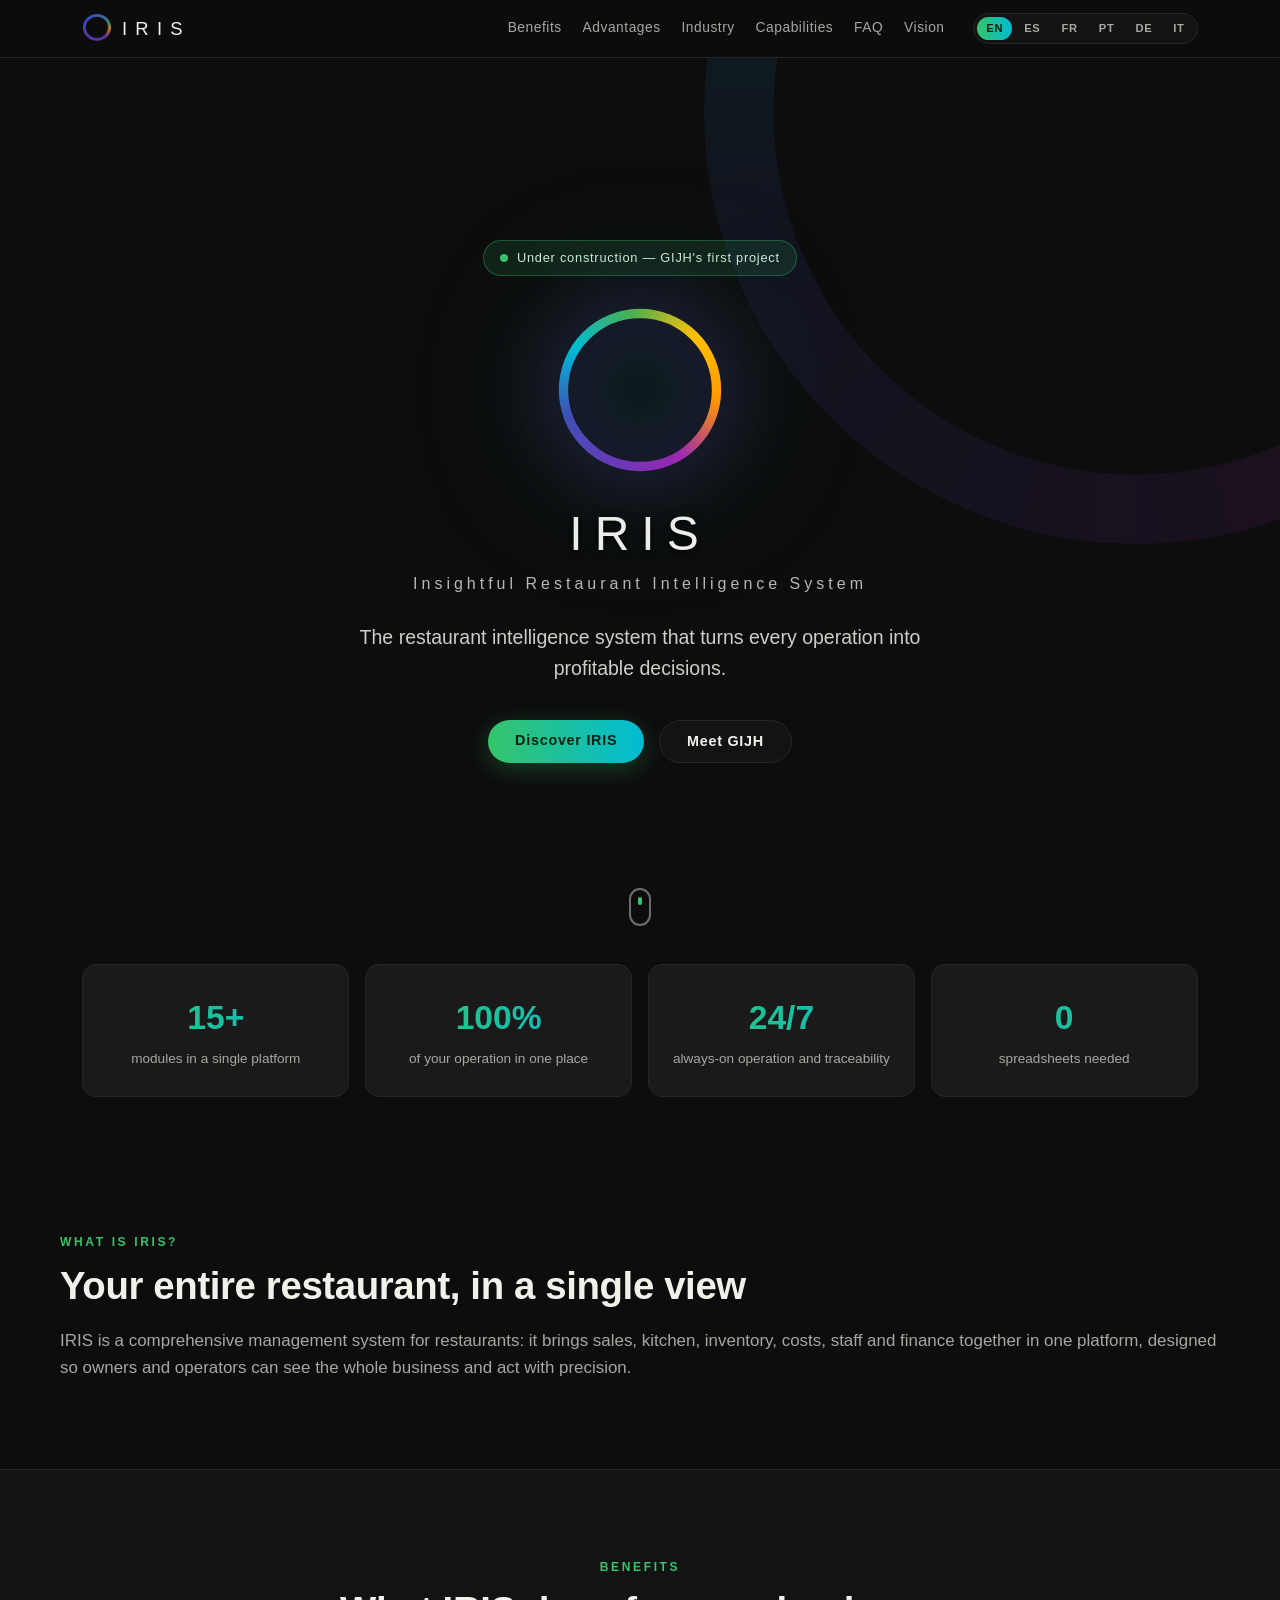
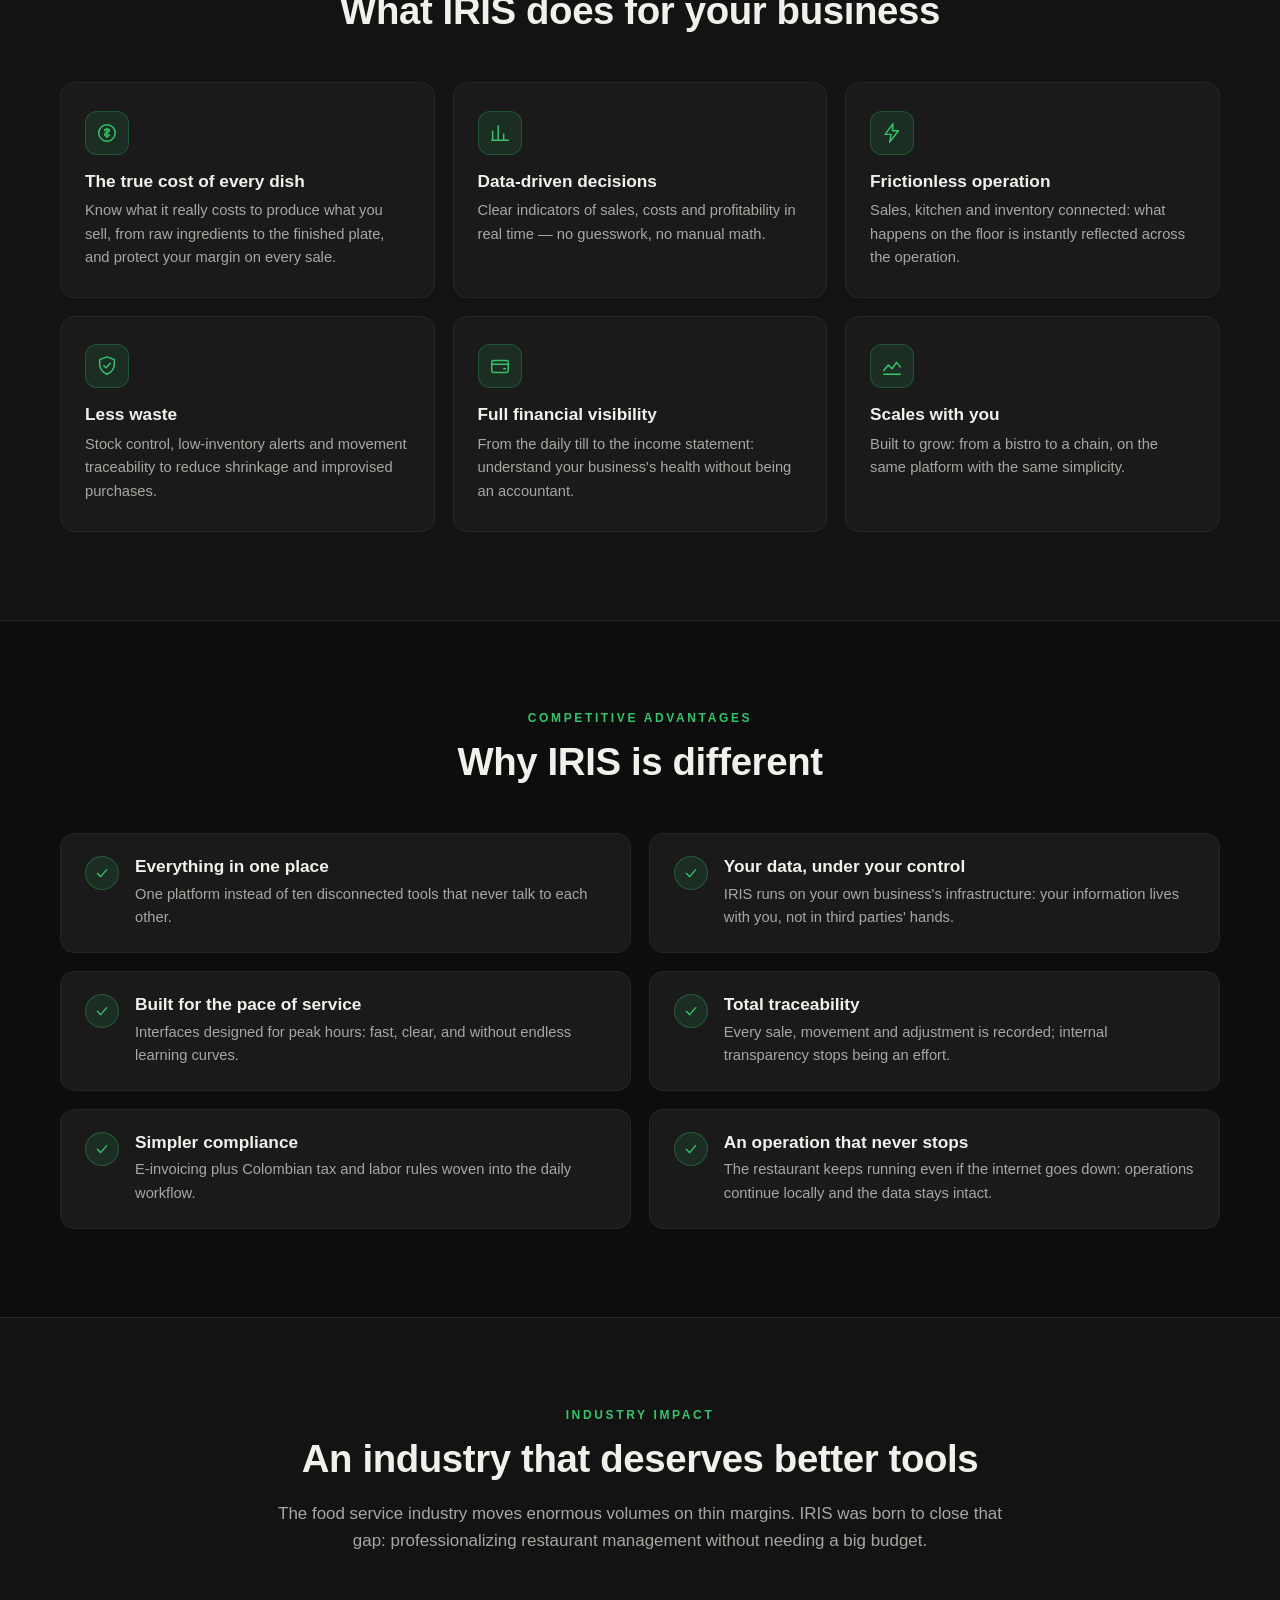
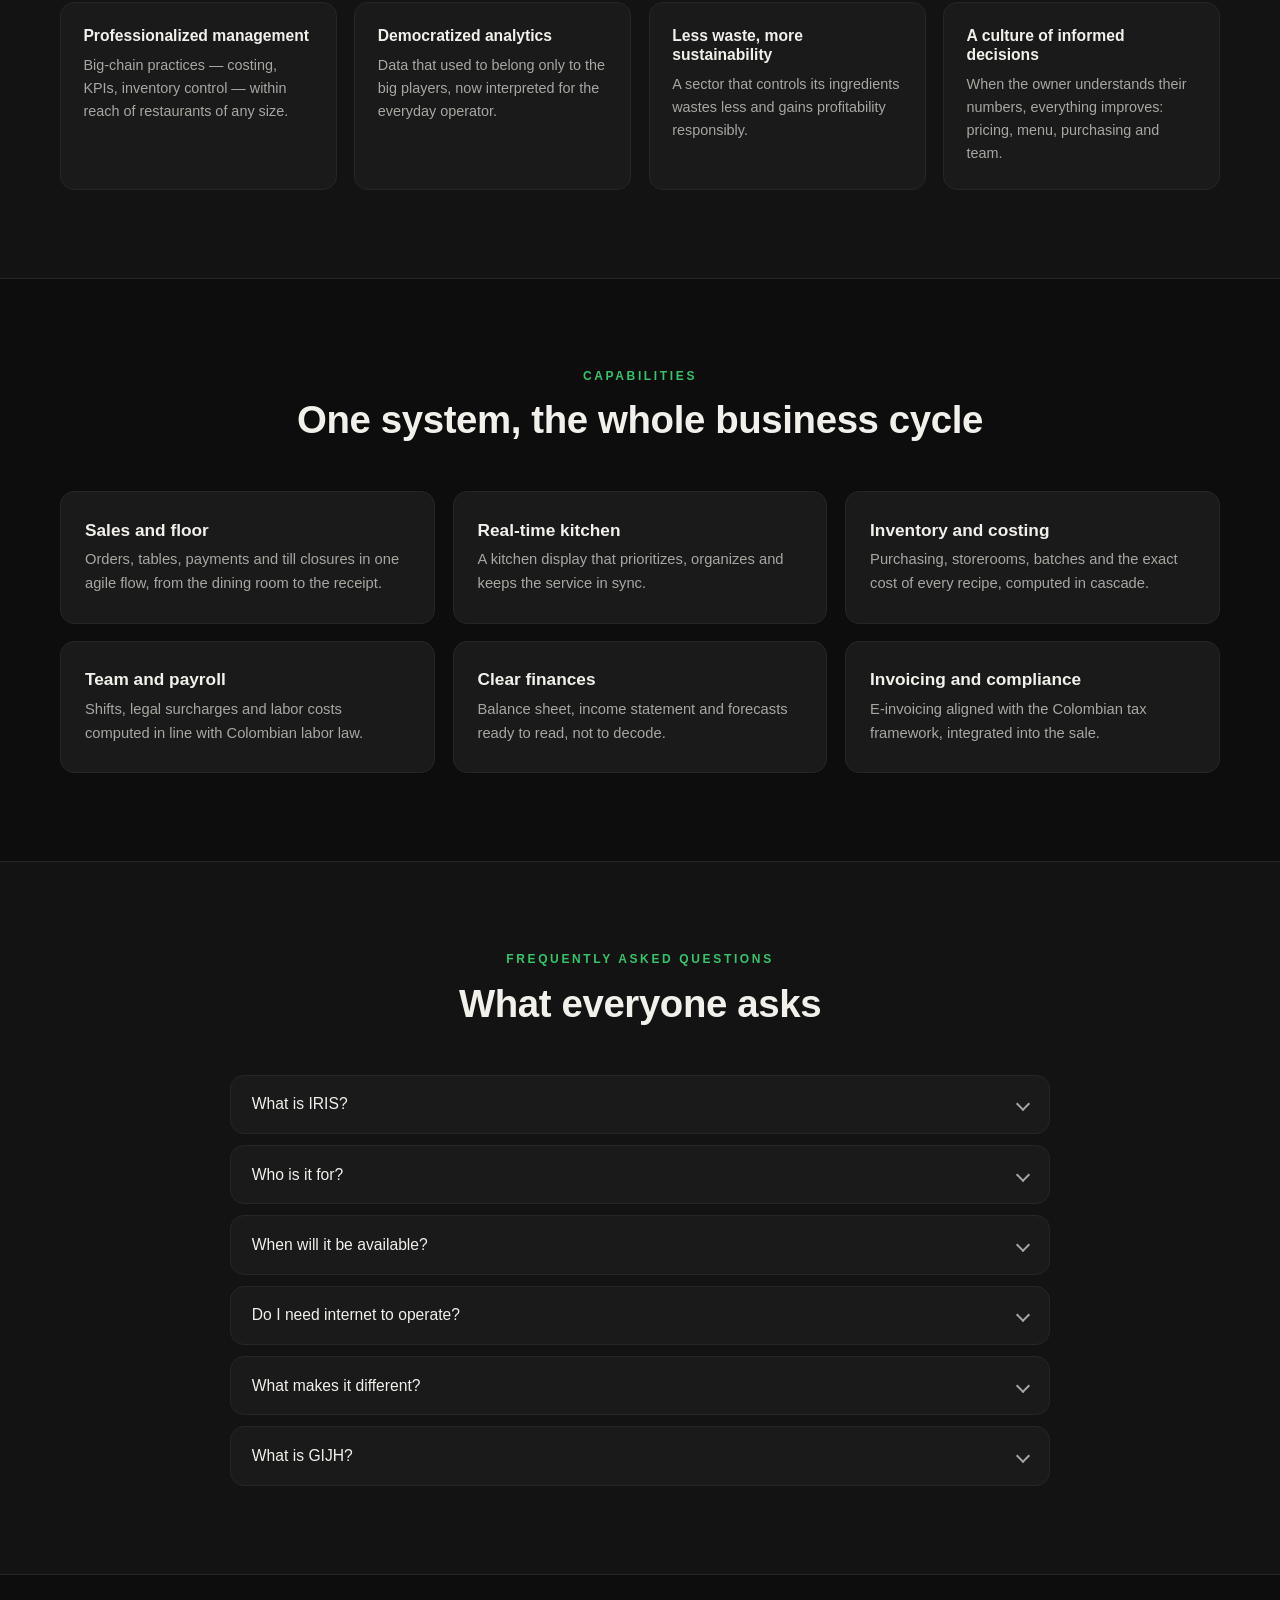
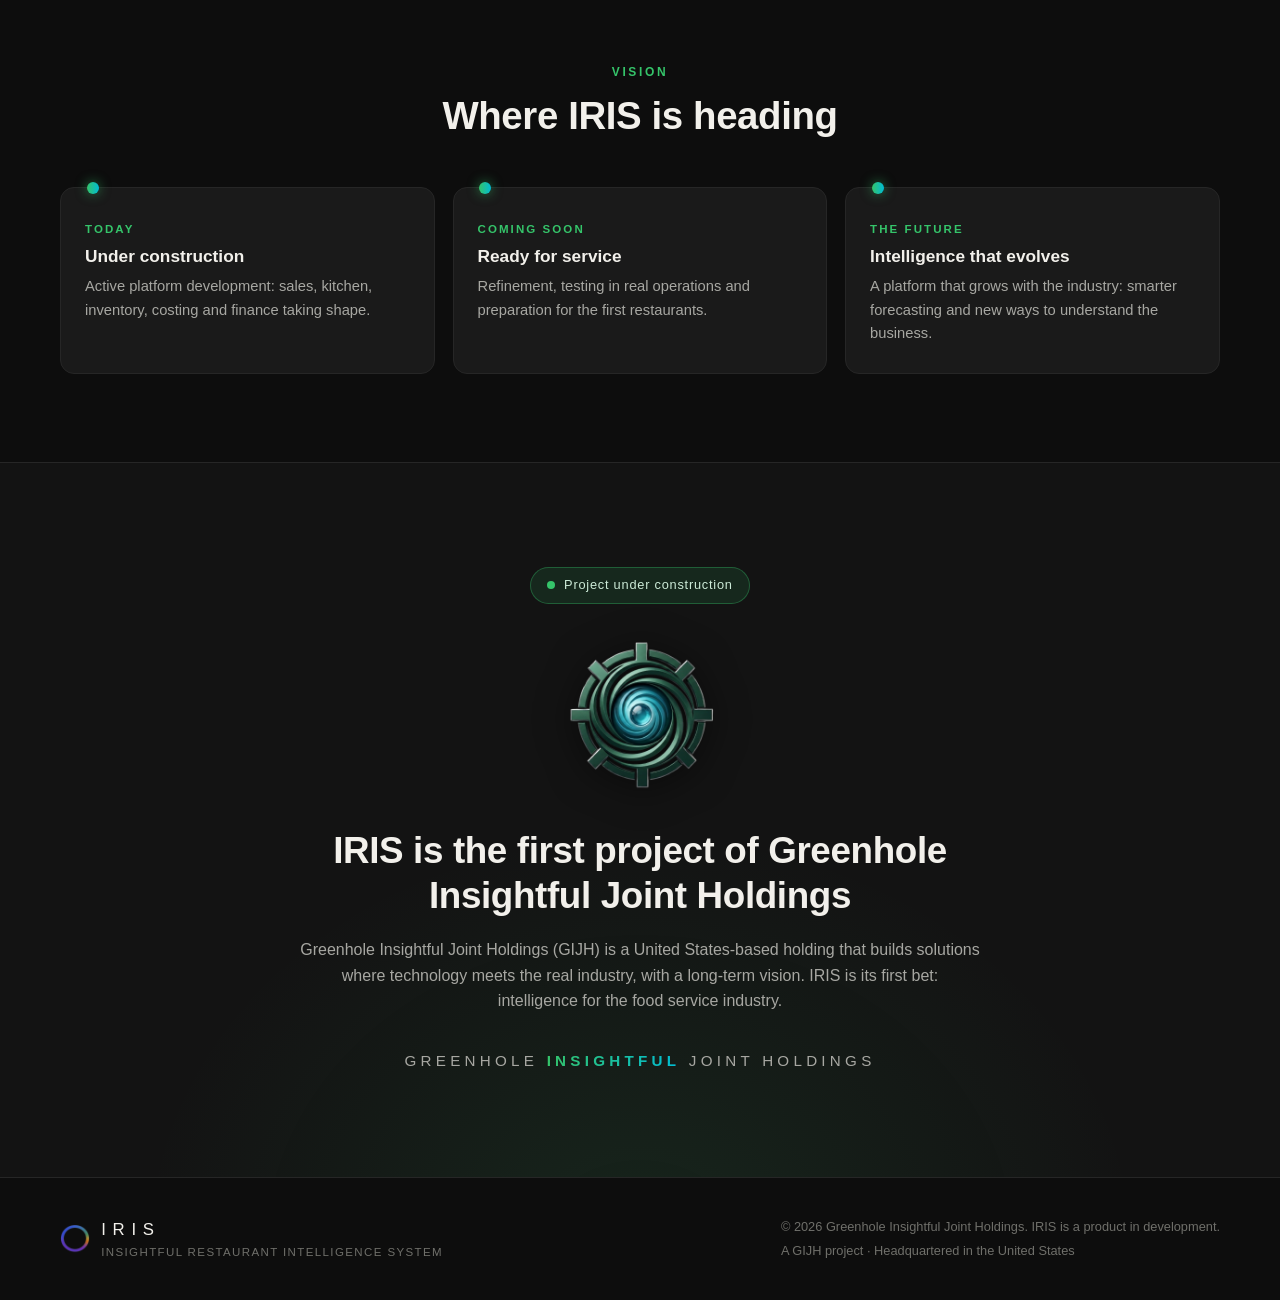
<file: index.html>
<!DOCTYPE html>
<html lang="en">
<head>
  <meta charset="UTF-8">
  <meta name="viewport" content="width=device-width, initial-scale=1.0">
  <meta name="format-detection" content="telephone=no, date=no, address=no, email=no">
  <title>IRIS — Insightful Restaurant Intelligence System | GIJH</title>
  <meta name="description" content="IRIS is the restaurant intelligence system from Greenhole Insightful Joint Holdings (GIJH): sales, kitchen, inventory, costs, team and finance in a single platform. Under construction.">
  <meta property="og:title" content="IRIS — Insightful Restaurant Intelligence System">
  <meta property="og:description" content="Intelligence and comprehensive management for the food service industry. A GIJH project, headquartered in the United States. Under construction.">
  <meta property="og:type" content="website">
  <link rel="icon" type="image/x-icon" href="assets/iris-logo.ico">
  <link rel="stylesheet" href="assets/styles.css">
</head>
<body>

  <!-- ═══ INICIO: navegacion · PRESENTACION ═══ -->
  <header class="nav" id="top">
    <div class="nav-inner">
      <a class="brand" href="#top" aria-label="IRIS">
        <img class="brand-logo" src="assets/iris-logo.ico" alt="IRIS" width="30" height="30">
        <span class="brand-name">IRIS</span>
      </a>
      <nav class="nav-links" aria-label="Sections">
        <a href="#benefits" data-i18n="nav.benefits">Benefits</a>
        <a href="#advantages" data-i18n="nav.advantages">Advantages</a>
        <a href="#industry" data-i18n="nav.industry">Industry</a>
        <a href="#capabilities" data-i18n="nav.capabilities">Capabilities</a>
        <a href="#faq" data-i18n="nav.faq">FAQ</a>
        <a href="#vision" data-i18n="nav.vision">Vision</a>
      </nav>
      <div class="lang-switch" role="group" aria-label="Language">
        <button type="button" data-lang="en" aria-pressed="true">EN</button>
        <button type="button" data-lang="es" aria-pressed="false">ES</button>
        <button type="button" data-lang="fr" aria-pressed="false">FR</button>
        <button type="button" data-lang="pt" aria-pressed="false">PT</button>
        <button type="button" data-lang="de" aria-pressed="false">DE</button>
        <button type="button" data-lang="it" aria-pressed="false">IT</button>
      </div>
    </div>
  </header>
  <!-- ═══ FIN: navegacion ═══ -->

  <main>

    <!-- ═══ INICIO: hero · PRESENTACION ═══ -->
    <section class="hero" aria-labelledby="hero-title">
      <div class="hero-ghost-ring" aria-hidden="true"></div>
      <div class="hero-inner">
        <p class="badge construction-badge">
          <span class="pulse-dot" aria-hidden="true"></span>
          <span data-i18n="hero.badge">Under construction — GIJH's first project</span>
        </p>
        <div class="splash-logo" aria-hidden="true">
          <svg viewBox="0 0 100 100" xmlns="http://www.w3.org/2000/svg">
            <defs>
              <mask id="ringMaskHero">
                <circle cx="50" cy="50" r="45" fill="none" stroke="white" stroke-width="5.5" />
              </mask>
            </defs>
            <g mask="url(#ringMaskHero)">
              <foreignObject x="0" y="0" width="100" height="100">
                <div xmlns="http://www.w3.org/1999/xhtml"
                     style="width: 100%; height: 100%; border-radius: 50%;
                            background: conic-gradient(from 200deg, #673AB7, #3F51B5, #00BCD4, #4CAF50, #FFC107, #FF9800, #9C27B0, #673AB7);">
                </div>
              </foreignObject>
            </g>
          </svg>
        </div>
        <h1 id="hero-title" class="splash-title">IRIS</h1>
        <p class="splash-sub">Insightful Restaurant Intelligence System</p>
        <p class="hero-tag" data-i18n="hero.tag">The restaurant intelligence system that turns every operation into profitable decisions.</p>
        <div class="hero-cta">
          <a class="btn btn-primary" href="#benefits" data-i18n="hero.cta1">Discover IRIS</a>
          <a class="btn btn-ghost" href="#gijh" data-i18n="hero.cta2">Meet GIJH</a>
        </div>
      </div>
      <div class="scroll-hint" aria-hidden="true"></div>
    </section>
    <!-- ═══ FIN: hero ═══ -->

    <!-- ═══ INICIO: cifras · PRESENTACION ═══ -->
    <section class="stats reveal" aria-label="IRIS in numbers">
      <div class="stat">
        <span class="stat-num" data-count="15" data-suffix="+">15+</span>
        <span class="stat-label" data-i18n="stats.1">modules in a single platform</span>
      </div>
      <div class="stat">
        <span class="stat-num" data-count="100" data-suffix="%">100%</span>
        <span class="stat-label" data-i18n="stats.2">of your operation in one place</span>
      </div>
      <div class="stat">
        <span class="stat-num" data-count="24" data-suffix="/7">24/7</span>
        <span class="stat-label" data-i18n="stats.3">always-on operation and traceability</span>
      </div>
      <div class="stat">
        <span class="stat-num" data-count="0" data-suffix="">0</span>
        <span class="stat-label" data-i18n="stats.4">spreadsheets needed</span>
      </div>
    </section>
    <!-- ═══ FIN: cifras ═══ -->

    <!-- ═══ INICIO: que es · PRESENTACION ═══ -->
    <section class="section" id="about" aria-labelledby="about-t">
      <div class="section-inner reveal">
        <p class="kicker" data-i18n="about.kicker">What is IRIS?</p>
        <h2 id="about-t" data-i18n="about.t">Your entire restaurant, in a single view</h2>
        <p class="lead" data-i18n="about.p">IRIS is a comprehensive management system for restaurants: it brings sales, kitchen, inventory, costs, staff and finance together in one platform, designed so owners and operators can see the whole business and act with precision.</p>
      </div>
    </section>
    <!-- ═══ FIN: que es ═══ -->

    <!-- ═══ INICIO: beneficios · PRESENTACION ═══ -->
    <section class="section section-alt" id="benefits" aria-labelledby="benefits-t">
      <div class="section-inner">
        <div class="section-head reveal">
          <p class="kicker" data-i18n="ben.kicker">Benefits</p>
          <h2 id="benefits-t" data-i18n="ben.t">What IRIS does for your business</h2>
        </div>
        <div class="grid grid-3">
          <article class="card reveal">
            <div class="card-icon" aria-hidden="true"><svg viewBox="0 0 24 24" fill="none" stroke="currentColor" stroke-width="1.6" stroke-linecap="round" stroke-linejoin="round"><circle cx="12" cy="12" r="9"/><path d="M12 7v10M9.5 9.5c0-1 1-1.8 2.5-1.8s2.5.8 2.5 1.8-1 1.6-2.5 2c-1.5.4-2.5 1-2.5 2s1 1.8 2.5 1.8 2.5-.8 2.5-1.8"/></svg></div>
            <h3 data-i18n="ben.1.t">The true cost of every dish</h3>
            <p data-i18n="ben.1.d">Know what it really costs to produce what you sell, from raw ingredients to the finished plate, and protect your margin on every sale.</p>
          </article>
          <article class="card reveal">
            <div class="card-icon" aria-hidden="true"><svg viewBox="0 0 24 24" fill="none" stroke="currentColor" stroke-width="1.6" stroke-linecap="round" stroke-linejoin="round"><path d="M4 20V10M10 20V4M16 20v-7M21 20H3"/></svg></div>
            <h3 data-i18n="ben.2.t">Data-driven decisions</h3>
            <p data-i18n="ben.2.d">Clear indicators of sales, costs and profitability in real time — no guesswork, no manual math.</p>
          </article>
          <article class="card reveal">
            <div class="card-icon" aria-hidden="true"><svg viewBox="0 0 24 24" fill="none" stroke="currentColor" stroke-width="1.6" stroke-linecap="round" stroke-linejoin="round"><path d="M13 2 4.5 13.5H11L9.5 22 19 9.5h-6.5L13 2Z"/></svg></div>
            <h3 data-i18n="ben.3.t">Frictionless operation</h3>
            <p data-i18n="ben.3.d">Sales, kitchen and inventory connected: what happens on the floor is instantly reflected across the operation.</p>
          </article>
          <article class="card reveal">
            <div class="card-icon" aria-hidden="true"><svg viewBox="0 0 24 24" fill="none" stroke="currentColor" stroke-width="1.6" stroke-linecap="round" stroke-linejoin="round"><path d="M12 21c5-2.5 8-6.5 8-11V5l-8-3-8 3v5c0 4.5 3 8.5 8 11Z"/><path d="M8.5 11.5 11 14l4.5-5"/></svg></div>
            <h3 data-i18n="ben.4.t">Less waste</h3>
            <p data-i18n="ben.4.d">Stock control, low-inventory alerts and movement traceability to reduce shrinkage and improvised purchases.</p>
          </article>
          <article class="card reveal">
            <div class="card-icon" aria-hidden="true"><svg viewBox="0 0 24 24" fill="none" stroke="currentColor" stroke-width="1.6" stroke-linecap="round" stroke-linejoin="round"><rect x="3" y="6" width="18" height="13" rx="2"/><path d="M3 10h18M16 15h2"/></svg></div>
            <h3 data-i18n="ben.5.t">Full financial visibility</h3>
            <p data-i18n="ben.5.d">From the daily till to the income statement: understand your business's health without being an accountant.</p>
          </article>
          <article class="card reveal">
            <div class="card-icon" aria-hidden="true"><svg viewBox="0 0 24 24" fill="none" stroke="currentColor" stroke-width="1.6" stroke-linecap="round" stroke-linejoin="round"><path d="M3 17l5-6 4 4 5-7 4 5"/><path d="M3 21h18"/></svg></div>
            <h3 data-i18n="ben.6.t">Scales with you</h3>
            <p data-i18n="ben.6.d">Built to grow: from a bistro to a chain, on the same platform with the same simplicity.</p>
          </article>
        </div>
      </div>
    </section>
    <!-- ═══ FIN: beneficios ═══ -->

    <!-- ═══ INICIO: ventajas · PRESENTACION ═══ -->
    <section class="section" id="advantages" aria-labelledby="advantages-t">
      <div class="section-inner">
        <div class="section-head reveal">
          <p class="kicker" data-i18n="adv.kicker">Competitive advantages</p>
          <h2 id="advantages-t" data-i18n="adv.t">Why IRIS is different</h2>
        </div>
        <div class="grid grid-2">
          <article class="adv reveal">
            <div class="adv-check" aria-hidden="true"><svg viewBox="0 0 24 24" fill="none" stroke="currentColor" stroke-width="2" stroke-linecap="round" stroke-linejoin="round"><path d="M5 12.5 10 17.5 19 7"/></svg></div>
            <div>
              <h3 data-i18n="adv.1.t">Everything in one place</h3>
              <p data-i18n="adv.1.d">One platform instead of ten disconnected tools that never talk to each other.</p>
            </div>
          </article>
          <article class="adv reveal">
            <div class="adv-check" aria-hidden="true"><svg viewBox="0 0 24 24" fill="none" stroke="currentColor" stroke-width="2" stroke-linecap="round" stroke-linejoin="round"><path d="M5 12.5 10 17.5 19 7"/></svg></div>
            <div>
              <h3 data-i18n="adv.2.t">Your data, under your control</h3>
              <p data-i18n="adv.2.d">IRIS runs on your own business's infrastructure: your information lives with you, not in third parties' hands.</p>
            </div>
          </article>
          <article class="adv reveal">
            <div class="adv-check" aria-hidden="true"><svg viewBox="0 0 24 24" fill="none" stroke="currentColor" stroke-width="2" stroke-linecap="round" stroke-linejoin="round"><path d="M5 12.5 10 17.5 19 7"/></svg></div>
            <div>
              <h3 data-i18n="adv.3.t">Built for the pace of service</h3>
              <p data-i18n="adv.3.d">Interfaces designed for peak hours: fast, clear, and without endless learning curves.</p>
            </div>
          </article>
          <article class="adv reveal">
            <div class="adv-check" aria-hidden="true"><svg viewBox="0 0 24 24" fill="none" stroke="currentColor" stroke-width="2" stroke-linecap="round" stroke-linejoin="round"><path d="M5 12.5 10 17.5 19 7"/></svg></div>
            <div>
              <h3 data-i18n="adv.4.t">Total traceability</h3>
              <p data-i18n="adv.4.d">Every sale, movement and adjustment is recorded; internal transparency stops being an effort.</p>
            </div>
          </article>
          <article class="adv reveal">
            <div class="adv-check" aria-hidden="true"><svg viewBox="0 0 24 24" fill="none" stroke="currentColor" stroke-width="2" stroke-linecap="round" stroke-linejoin="round"><path d="M5 12.5 10 17.5 19 7"/></svg></div>
            <div>
              <h3 data-i18n="adv.5.t">Simpler compliance</h3>
              <p data-i18n="adv.5.d">E-invoicing plus Colombian tax and labor rules woven into the daily workflow.</p>
            </div>
          </article>
          <article class="adv reveal">
            <div class="adv-check" aria-hidden="true"><svg viewBox="0 0 24 24" fill="none" stroke="currentColor" stroke-width="2" stroke-linecap="round" stroke-linejoin="round"><path d="M5 12.5 10 17.5 19 7"/></svg></div>
            <div>
              <h3 data-i18n="adv.6.t">An operation that never stops</h3>
              <p data-i18n="adv.6.d">The restaurant keeps running even if the internet goes down: operations continue locally and the data stays intact.</p>
            </div>
          </article>
        </div>
      </div>
    </section>
    <!-- ═══ FIN: ventajas ═══ -->

    <!-- ═══ INICIO: industria · PRESENTACION ═══ -->
    <section class="section section-alt" id="industry" aria-labelledby="industry-t">
      <div class="section-inner">
        <div class="section-head reveal">
          <p class="kicker" data-i18n="ind.kicker">Industry impact</p>
          <h2 id="industry-t" data-i18n="ind.t">An industry that deserves better tools</h2>
          <p class="lead" data-i18n="ind.intro">The food service industry moves enormous volumes on thin margins. IRIS was born to close that gap: professionalizing restaurant management without needing a big budget.</p>
        </div>
        <div class="grid grid-4">
          <article class="mini reveal">
            <h3 data-i18n="ind.1.t">Professionalized management</h3>
            <p data-i18n="ind.1.d">Big-chain practices — costing, KPIs, inventory control — within reach of restaurants of any size.</p>
          </article>
          <article class="mini reveal">
            <h3 data-i18n="ind.2.t">Democratized analytics</h3>
            <p data-i18n="ind.2.d">Data that used to belong only to the big players, now interpreted for the everyday operator.</p>
          </article>
          <article class="mini reveal">
            <h3 data-i18n="ind.3.t">Less waste, more sustainability</h3>
            <p data-i18n="ind.3.d">A sector that controls its ingredients wastes less and gains profitability responsibly.</p>
          </article>
          <article class="mini reveal">
            <h3 data-i18n="ind.4.t">A culture of informed decisions</h3>
            <p data-i18n="ind.4.d">When the owner understands their numbers, everything improves: pricing, menu, purchasing and team.</p>
          </article>
        </div>
      </div>
    </section>
    <!-- ═══ FIN: industria ═══ -->

    <!-- ═══ INICIO: capacidades · PRESENTACION ═══ -->
    <section class="section" id="capabilities" aria-labelledby="capabilities-t">
      <div class="section-inner">
        <div class="section-head reveal">
          <p class="kicker" data-i18n="cap.kicker">Capabilities</p>
          <h2 id="capabilities-t" data-i18n="cap.t">One system, the whole business cycle</h2>
        </div>
        <div class="grid grid-3">
          <article class="card cap reveal">
            <h3 data-i18n="cap.1.t">Sales and floor</h3>
            <p data-i18n="cap.1.d">Orders, tables, payments and till closures in one agile flow, from the dining room to the receipt.</p>
          </article>
          <article class="card cap reveal">
            <h3 data-i18n="cap.2.t">Real-time kitchen</h3>
            <p data-i18n="cap.2.d">A kitchen display that prioritizes, organizes and keeps the service in sync.</p>
          </article>
          <article class="card cap reveal">
            <h3 data-i18n="cap.3.t">Inventory and costing</h3>
            <p data-i18n="cap.3.d">Purchasing, storerooms, batches and the exact cost of every recipe, computed in cascade.</p>
          </article>
          <article class="card cap reveal">
            <h3 data-i18n="cap.4.t">Team and payroll</h3>
            <p data-i18n="cap.4.d">Shifts, legal surcharges and labor costs computed in line with Colombian labor law.</p>
          </article>
          <article class="card cap reveal">
            <h3 data-i18n="cap.5.t">Clear finances</h3>
            <p data-i18n="cap.5.d">Balance sheet, income statement and forecasts ready to read, not to decode.</p>
          </article>
          <article class="card cap reveal">
            <h3 data-i18n="cap.6.t">Invoicing and compliance</h3>
            <p data-i18n="cap.6.d">E-invoicing aligned with the Colombian tax framework, integrated into the sale.</p>
          </article>
        </div>
      </div>
    </section>
    <!-- ═══ FIN: capacidades ═══ -->

    <!-- ═══ INICIO: faq · PRESENTACION ═══ -->
    <section class="section section-alt" id="faq" aria-labelledby="faq-t">
      <div class="section-inner section-narrow">
        <div class="section-head reveal">
          <p class="kicker" data-i18n="faq.kicker">Frequently asked questions</p>
          <h2 id="faq-t" data-i18n="faq.t">What everyone asks</h2>
        </div>
        <div class="faq-list reveal">
          <div class="faq-item">
            <button type="button" class="faq-q" aria-expanded="false">
              <span data-i18n="faq.1.q">What is IRIS?</span>
              <span class="faq-chevron" aria-hidden="true"></span>
            </button>
            <div class="faq-a"><div class="faq-a-inner"><p data-i18n="faq.1.a">A comprehensive intelligence and management system for restaurants that unites sales, kitchen, inventory, staff and finance in a single platform.</p></div></div>
          </div>
          <div class="faq-item">
            <button type="button" class="faq-q" aria-expanded="false">
              <span data-i18n="faq.2.q">Who is it for?</span>
              <span class="faq-chevron" aria-hidden="true"></span>
            </button>
            <div class="faq-a"><div class="faq-a-inner"><p data-i18n="faq.2.a">For any food business that wants to control costs and grow with data: cafés, bistros, gastro bars, restaurants and chains.</p></div></div>
          </div>
          <div class="faq-item">
            <button type="button" class="faq-q" aria-expanded="false">
              <span data-i18n="faq.3.q">When will it be available?</span>
              <span class="faq-chevron" aria-hidden="true"></span>
            </button>
            <div class="faq-a"><div class="faq-a-inner"><p data-i18n="faq.3.a">IRIS is actively being built by GIJH. This page will be updated as development progresses.</p></div></div>
          </div>
          <div class="faq-item">
            <button type="button" class="faq-q" aria-expanded="false">
              <span data-i18n="faq.4.q">Do I need internet to operate?</span>
              <span class="faq-chevron" aria-hidden="true"></span>
            </button>
            <div class="faq-a"><div class="faq-a-inner"><p data-i18n="faq.4.a">No. IRIS is designed so the restaurant keeps operating even without a connection.</p></div></div>
          </div>
          <div class="faq-item">
            <button type="button" class="faq-q" aria-expanded="false">
              <span data-i18n="faq.5.q">What makes it different?</span>
              <span class="faq-chevron" aria-hidden="true"></span>
            </button>
            <div class="faq-a"><div class="faq-a-inner"><p data-i18n="faq.5.a">It unites in one system what is usually scattered across many tools, and translates every operation into clear information for decision-making.</p></div></div>
          </div>
          <div class="faq-item">
            <button type="button" class="faq-q" aria-expanded="false">
              <span data-i18n="faq.6.q">What is GIJH?</span>
              <span class="faq-chevron" aria-hidden="true"></span>
            </button>
            <div class="faq-a"><div class="faq-a-inner"><p data-i18n="faq.6.a">Greenhole Insightful Joint Holdings (GIJH) is the United States-based holding behind IRIS, its first project.</p></div></div>
          </div>
        </div>
      </div>
    </section>
    <!-- ═══ FIN: faq ═══ -->

    <!-- ═══ INICIO: vision · PRESENTACION ═══ -->
    <section class="section" id="vision" aria-labelledby="vision-t">
      <div class="section-inner">
        <div class="section-head reveal">
          <p class="kicker" data-i18n="vis.kicker">Vision</p>
          <h2 id="vision-t" data-i18n="vis.t">Where IRIS is heading</h2>
        </div>
        <div class="roadmap">
          <div class="road reveal">
            <span class="road-dot" aria-hidden="true"></span>
            <p class="road-phase" data-i18n="vis.1.p">Today</p>
            <h3 data-i18n="vis.1.t">Under construction</h3>
            <p data-i18n="vis.1.d">Active platform development: sales, kitchen, inventory, costing and finance taking shape.</p>
          </div>
          <div class="road reveal">
            <span class="road-dot" aria-hidden="true"></span>
            <p class="road-phase" data-i18n="vis.2.p">Coming soon</p>
            <h3 data-i18n="vis.2.t">Ready for service</h3>
            <p data-i18n="vis.2.d">Refinement, testing in real operations and preparation for the first restaurants.</p>
          </div>
          <div class="road reveal">
            <span class="road-dot" aria-hidden="true"></span>
            <p class="road-phase" data-i18n="vis.3.p">The future</p>
            <h3 data-i18n="vis.3.t">Intelligence that evolves</h3>
            <p data-i18n="vis.3.d">A platform that grows with the industry: smarter forecasting and new ways to understand the business.</p>
          </div>
        </div>
      </div>
    </section>
    <!-- ═══ FIN: vision ═══ -->

    <!-- ═══ INICIO: cierre gijh · PRESENTACION ═══ -->
    <section class="closing" id="gijh" aria-labelledby="gijh-t">
      <div class="section-inner reveal">
        <p class="badge closing-badge">
          <span class="pulse-dot" aria-hidden="true"></span>
          <span data-i18n="close.pill">Project under construction</span>
        </p>
        <img class="gijh-logo" src="assets/logo_gijh.png" alt="Greenhole Insightful Joint Holdings" width="280" height="153">
        <h2 id="gijh-t" class="closing-h" data-i18n="close.h">IRIS is the first project of Greenhole Insightful Joint Holdings</h2>
        <p class="closing-p" data-i18n="close.p">Greenhole Insightful Joint Holdings (GIJH) is a United States-based holding that builds solutions where technology meets the real industry, with a long-term vision. IRIS is its first bet: intelligence for the food service industry.</p>
        <p class="closing-sign">Greenhole <span>Insightful</span> Joint Holdings</p>
      </div>
    </section>
    <!-- ═══ FIN: cierre gijh ═══ -->

  </main>

  <!-- ═══ INICIO: pie · PRESENTACION ═══ -->
  <footer class="footer">
    <div class="footer-inner">
      <div class="footer-brand">
        <img class="brand-logo" src="assets/iris-logo.ico" alt="IRIS" width="30" height="30">
        <span>
          <strong>IRIS</strong>
          <span class="footer-sub">Insightful Restaurant Intelligence System</span>
        </span>
      </div>
      <div class="footer-legal">
        <p data-i18n="footer.1">© 2026 Greenhole Insightful Joint Holdings. IRIS is a product in development.</p>
        <p data-i18n="footer.2">A GIJH project · Headquartered in the United States</p>
      </div>
    </div>
  </footer>
  <!-- ═══ FIN: pie ═══ -->

  <script src="assets/main.js"></script>
</body>
</html>
</file>
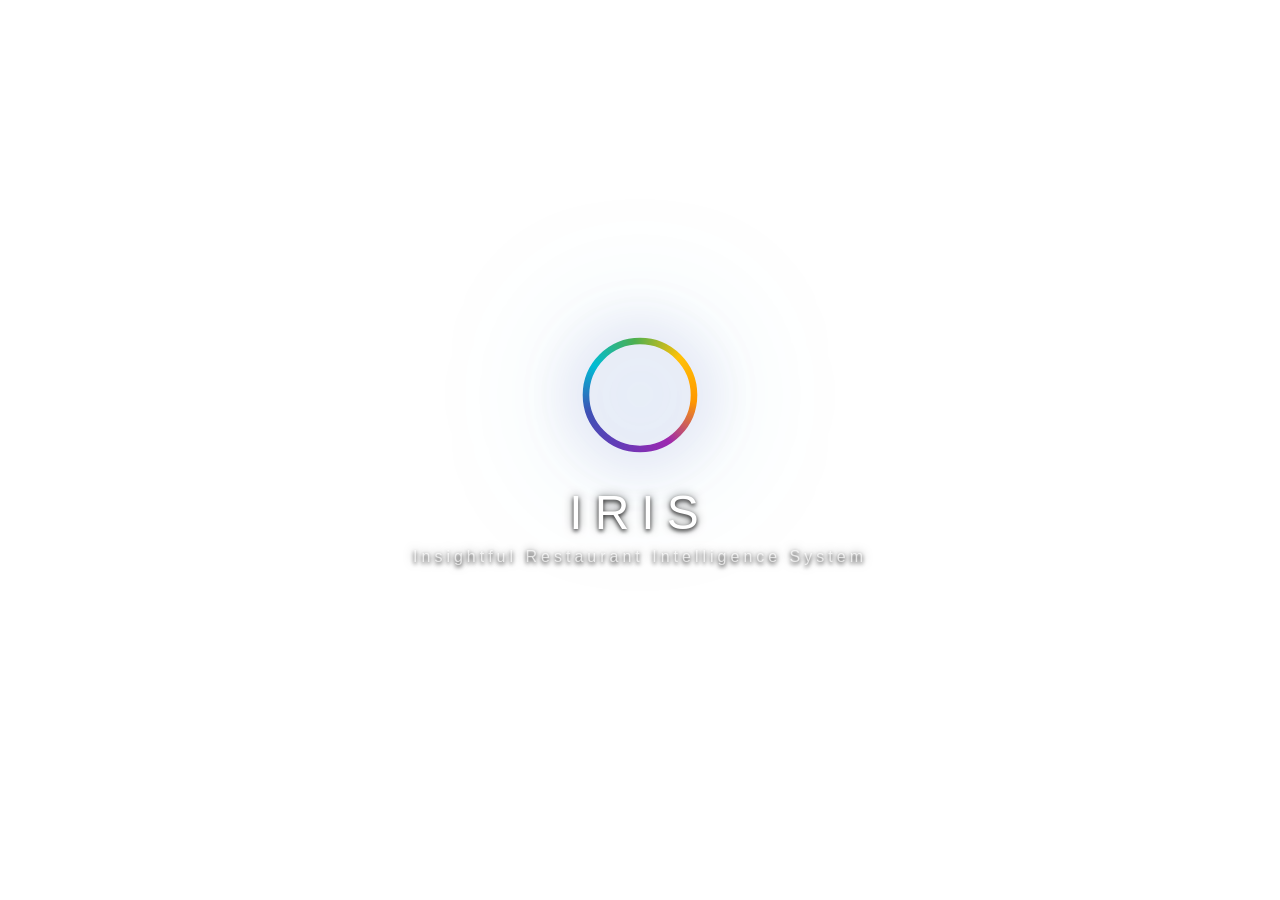
<file: assets/splash.html>
<!-- ╔══════════════════════════════════════════════════════════════╗
     ARCHIVO: assets/splash.html
     MODULO: splash · CATEGORIA: PRESENTACION
     Responsabilidad: Copia del splash empaquetada como asset (idéntica a
       la raíz; ver splash.html).
     No hace: lógica de aplicación (→ src/main, src/renderer).
   ╚══════════════════════════════════════════════════════════════╝ -->
<!DOCTYPE html>
<html lang="es">
<head>
  <meta charset="UTF-8">
  <meta name="viewport" content="width=device-width, initial-scale=1.0">
  <title>IRIS - Cargando</title>
  <style>
    * {
      margin: 0;
      padding: 0;
      box-sizing: border-box;
    }
    body {
      background: transparent;
      display: flex;
      flex-direction: column;
      justify-content: center;
      align-items: center;
      height: 100vh;
      font-family: 'Segoe UI', Tahoma, Geneva, Verdana, sans-serif;
      overflow: visible;
      backdrop-filter: blur(8px);
    }
    .logo {
      width: 120px;
      height: 120px;
      margin-bottom: 30px;
      overflow: visible;
      animation: 
        breathe 3s ease-in-out infinite,
        spin-slow 3s linear infinite;
    }
    .logo svg {
      width: 100%;
      height: 100%;
      overflow: visible;
      filter: drop-shadow(0 0 30px rgba(103, 58, 183, 0.8)) 
              drop-shadow(0 0 60px rgba(0, 188, 212, 0.5));
    }
    @keyframes breathe {
      0%, 100% { 
        transform: scale(1);
        filter: drop-shadow(0 0 30px rgba(103, 58, 183, 0.8)) 
                drop-shadow(0 0 60px rgba(0, 188, 212, 0.5));
      }
      50% { 
        transform: scale(1.08);
        filter: drop-shadow(0 0 50px rgba(103, 58, 183, 1)) 
                drop-shadow(0 0 100px rgba(0, 188, 212, 0.8));
      }
    }
    @keyframes spin-slow {
      0% { transform: rotate(0deg); }
      100% { transform: rotate(360deg); }
    }
    .title {
      color: white;
      font-size: 48px;
      font-weight: 300;
      letter-spacing: 12px;
      margin-bottom: 8px;
      opacity: 0;
      filter: blur(10px);
      animation: appear 1s ease-out forwards;
      animation-delay: 1s;
      text-shadow: 0 2px 4px rgba(0,0,0,0.8), 0 0 10px rgba(0,0,0,0.5);
      user-select: none;
    }
    .subtitle {
      color: rgba(255, 255, 255, 0.7);
      font-size: 16px;
      font-weight: 300;
      letter-spacing: 4px;
      opacity: 0;
      filter: blur(10px);
      animation: appear 1s ease-out forwards;
      animation-delay: 2s;
      text-shadow: 0 2px 4px rgba(0,0,0,0.8), 0 0 10px rgba(0,0,0,0.5);
      user-select: none;
    }
    @keyframes appear {
      to {
        opacity: 1;
        filter: blur(0);
      }
    }
  </style>
</head>
<body>
  <div class="logo">
    <svg viewBox="0 0 100 100" xmlns="http://www.w3.org/2000/svg">
      <defs>
        <mask id="ringMask">
          <circle cx="50" cy="50" r="45" fill="none" stroke="white" stroke-width="5.5" />
        </mask>
      </defs>
      <g mask="url(#ringMask)">
        <foreignObject x="0" y="0" width="100" height="100">
          <div xmlns="http://www.w3.org/1999/xhtml" 
               style="width: 100%; height: 100%; border-radius: 50%; 
                      background: conic-gradient(from 200deg, #673AB7, #3F51B5, #00BCD4, #4CAF50, #FFC107, #FF9800, #9C27B0, #673AB7);">
          </div>
        </foreignObject>
      </g>
    </svg>
  </div>
  <div class="title">IRIS</div>
  <div class="subtitle">Insightful Restaurant Intelligence System</div>
</body>
</html>
</file>
<file: assets/styles.css>
/* ══════════════════════════════════════════════════════════════
   ARCHIVO: assets/styles.css
   MODULO: iris-landing · CATEGORIA: PRESENTACION
   Responsabilidad: identidad visual híbrida (base oscura IRIS +
     acentos verdes GIJH) y layout responsivo de la landing.
   No hace: lógica de aplicación (→ assets/main.js).
   ══════════════════════════════════════════════════════════════ */

/* ═══ INICIO: tokens · PRESENTACION ═══ */
:root {
  --bg: #0D0D0D;
  --bg-alt: #131313;
  --card: #1A1A1A;
  --card-hover: #1F1F1F;
  --border: #262626;
  --text: #F2F0EB;
  --muted: #A7A7A2;
  --muted-2: #6F6F6A;
  --accent-a: #673AB7;  /* violeta IRIS */
  --accent-b: #00BCD4;  /* cian IRIS */
  --accent-c: #FFB300;  /* ámbar IRIS */
  --green: #35C46A;     /* verde GIJH */
  --green-soft: rgba(53, 196, 106, 0.12);
  --grad-iris: conic-gradient(from 200deg, #673AB7, #3F51B5, #00BCD4, #4CAF50, #FFC107, #FF9800, #9C27B0, #673AB7);
  --grad-gijh: linear-gradient(90deg, #35C46A, #00BCD4);
  --radius: 14px;
  --maxw: 1160px;
  --font: "Segoe UI", -apple-system, BlinkMacSystemFont, "Helvetica Neue", Arial, sans-serif;
}
/* ═══ FIN: tokens ═══ */

/* ═══ INICIO: base · PRESENTACION ═══ */
* { margin: 0; padding: 0; box-sizing: border-box; }
html { scroll-behavior: smooth; }
body {
  background: var(--bg);
  color: var(--text);
  font-family: var(--font);
  font-size: 16px;
  line-height: 1.6;
  -webkit-font-smoothing: antialiased;
  overflow-x: hidden;
}
::selection { background: rgba(0, 188, 212, 0.35); }
a { color: inherit; text-decoration: none; }
h1, h2, h3 { font-weight: 600; line-height: 1.2; }
h2 { font-size: clamp(1.7rem, 3.4vw, 2.4rem); letter-spacing: -0.01em; }
h3 { font-size: 1.08rem; }
p { color: var(--muted); }
section { position: relative; }
/* ═══ FIN: base ═══ */

/* ═══ INICIO: aro/splash · PRESENTACION ═══ */
/* Réplica del splash de la app (splash.html): aro cónico + wordmark */
.splash-logo {
  width: clamp(120px, 18vw, 170px);
  height: clamp(120px, 18vw, 170px);
  overflow: visible;
  margin-bottom: 30px;
  animation:
    breathe 3s ease-in-out infinite,
    spin-slow 3s linear infinite;
}
.splash-logo svg {
  width: 100%;
  height: 100%;
  overflow: visible;
  filter:
    drop-shadow(0 0 30px rgba(103, 58, 183, 0.8))
    drop-shadow(0 0 60px rgba(0, 188, 212, 0.5));
}
@keyframes breathe {
  0%, 100% {
    transform: scale(1);
    filter: drop-shadow(0 0 30px rgba(103, 58, 183, 0.8))
            drop-shadow(0 0 60px rgba(0, 188, 212, 0.5));
  }
  50% {
    transform: scale(1.08);
    filter: drop-shadow(0 0 50px rgba(103, 58, 183, 1))
            drop-shadow(0 0 100px rgba(0, 188, 212, 0.8));
  }
}
@keyframes spin-slow {
  0% { transform: rotate(0deg); }
  100% { transform: rotate(360deg); }
}
@keyframes ring-breathe {
  0%, 100% { transform: scale(1); opacity: 0.95; }
  50% { transform: scale(1.06); opacity: 1; }
}
/* ═══ FIN: aro IRIS ═══ */

/* ═══ INICIO: navegacion · PRESENTACION ═══ */
.nav {
  position: sticky;
  top: 0;
  z-index: 50;
  backdrop-filter: blur(12px);
  background: rgba(13, 13, 13, 0.78);
  border-bottom: 1px solid var(--border);
}
.nav-inner {
  max-width: var(--maxw);
  margin: 0 auto;
  padding: 0.8rem 1.4rem;
  display: flex;
  align-items: center;
  gap: 1.4rem;
}
.brand { display: flex; align-items: center; gap: 0.6rem; }
.brand-name { font-size: 1.15rem; font-weight: 300; letter-spacing: 0.45em; margin-right: -0.45em; }
.nav-links { display: flex; gap: 1.3rem; margin-left: auto; }
.nav-links a {
  font-size: 0.86rem;
  color: var(--muted);
  letter-spacing: 0.04em;
  transition: color 0.2s ease;
}
.nav-links a:hover { color: var(--green); }
.lang-switch {
  display: flex;
  gap: 3px;
  margin-left: 0.4rem;
  padding: 3px;
  border: 1px solid var(--border);
  border-radius: 999px;
  background: var(--bg-alt);
}
.lang-switch button {
  border: 0;
  background: transparent;
  color: var(--muted);
  font: 600 0.7rem/1 var(--font);
  letter-spacing: 0.06em;
  padding: 6px 9px;
  border-radius: 999px;
  cursor: pointer;
  transition: all 0.2s ease;
}
.lang-switch button:hover { color: var(--text); }
.lang-switch button[aria-pressed="true"] {
  background: var(--grad-gijh);
  color: #06210F;
}
@media (max-width: 1120px) {
  .nav-links { display: none; }
  .lang-switch { margin-left: auto; }
}
@media (max-width: 480px) {
  .lang-switch button { padding: 6px 7px; }
  .brand-name { letter-spacing: 0.3em; margin-right: -0.3em; }
}
/* ═══ FIN: navegacion ═══ */

/* ═══ INICIO: logo/icono · PRESENTACION ═══ */
.brand-logo {
  width: 30px;
  height: 30px;
  flex: 0 0 30px;
  display: block;
}
/* ═══ FIN: logo/icono ═══ */

/* ═══ INICIO: hero · PRESENTACION ═══ */
.hero {
  min-height: 100vh;
  display: flex;
  flex-direction: column;
  align-items: center;
  justify-content: center;
  text-align: center;
  padding: 3.2rem 1.4rem 4rem;
  position: relative;
  overflow: hidden;
}
.hero-ghost-ring {
  position: absolute;
  top: -42vmin;
  right: -32vmin;
  width: 96vmin;
  height: 96vmin;
  border-radius: 50%;
  background: var(--grad-iris);
  -webkit-mask: radial-gradient(closest-side, transparent calc(100% - 70px), #000 calc(100% - 69px));
          mask: radial-gradient(closest-side, transparent calc(100% - 70px), #000 calc(100% - 69px));
  opacity: 0.10;
  pointer-events: none;
  animation: ring-breathe 9s ease-in-out infinite;
}
.hero-inner { position: relative; display: flex; flex-direction: column; align-items: center; max-width: 840px; }
.splash-title {
  font-size: 48px;
  font-weight: 300;
  letter-spacing: 12px;
  margin: 0 0 8px;
  text-shadow: 0 2px 4px rgba(0,0,0,0.8), 0 0 10px rgba(0,0,0,0.5);
  user-select: none;
}
.splash-sub {
  font-size: 16px;
  font-weight: 300;
  letter-spacing: 4px;
  color: rgba(255, 255, 255, 0.7);
  margin-bottom: 1.6rem;
  user-select: none;
}
.hero-tag {
  font-size: clamp(1rem, 2.2vw, 1.22rem);
  max-width: 620px;
  color: #CFCDC7;
}
.badge {
  display: inline-flex;
  align-items: center;
  gap: 0.55rem;
  font-size: 0.8rem;
  letter-spacing: 0.06em;
  color: #CDEBd8;
  background: var(--green-soft);
  border: 1px solid rgba(53, 196, 106, 0.35);
  border-radius: 999px;
  padding: 0.45rem 1rem;
  margin-bottom: 1.8rem;
}
.pulse-dot {
  width: 8px;
  height: 8px;
  border-radius: 50%;
  background: var(--green);
  box-shadow: 0 0 0 0 rgba(53, 196, 106, 0.6);
  animation: pulse 2s infinite;
}
@keyframes pulse {
  0% { box-shadow: 0 0 0 0 rgba(53, 196, 106, 0.55); }
  70% { box-shadow: 0 0 0 10px rgba(53, 196, 106, 0); }
  100% { box-shadow: 0 0 0 0 rgba(53, 196, 106, 0); }
}
.hero-cta { display: flex; gap: 0.9rem; margin-top: 2.2rem; flex-wrap: wrap; justify-content: center; }
.scroll-hint {
  position: absolute;
  bottom: 2rem;
  width: 22px;
  height: 38px;
  border: 2px solid var(--muted-2);
  border-radius: 12px;
}
.scroll-hint::before {
  content: "";
  position: absolute;
  top: 7px;
  left: 50%;
  width: 4px;
  height: 8px;
  margin-left: -2px;
  border-radius: 2px;
  background: var(--green);
  animation: hint 1.8s ease-in-out infinite;
}
@keyframes hint {
  0% { transform: translateY(0); opacity: 1; }
  70% { transform: translateY(12px); opacity: 0; }
  100% { transform: translateY(0); opacity: 0; }
}
@media (prefers-reduced-motion: reduce) {
  .ring, .hero-ghost-ring, .pulse-dot, .scroll-hint::before, .splash-logo { animation: none; }
}
/* ═══ FIN: hero ═══ */

/* ═══ INICIO: botones · PRESENTACION ═══ */
.btn {
  display: inline-block;
  font: 600 0.9rem/1 var(--font);
  letter-spacing: 0.05em;
  padding: 0.85rem 1.7rem;
  border-radius: 999px;
  transition: transform 0.2s ease, box-shadow 0.2s ease, background 0.2s ease, border-color 0.2s ease;
}
.btn:active { transform: translateY(1px); }
.btn-primary {
  color: #06210F;
  background: var(--grad-gijh);
  box-shadow: 0 6px 24px rgba(53, 196, 106, 0.28);
}
.btn-primary:hover { transform: translateY(-2px); box-shadow: 0 10px 30px rgba(53, 196, 106, 0.4); }
.btn-ghost {
  color: var(--text);
  border: 1px solid var(--border);
  background: rgba(26, 26, 26, 0.5);
}
.btn-ghost:hover { border-color: var(--green); color: var(--green); }
/* ═══ FIN: botones ═══ */

/* ═══ INICIO: secciones · PRESENTACION ═══ */
.section { padding: 5.5rem 1.4rem; }
.section-alt { background: var(--bg-alt); border-top: 1px solid var(--border); border-bottom: 1px solid var(--border); }
.section-inner { max-width: var(--maxw); margin: 0 auto; }
.section-narrow { max-width: 820px; }
.section-head { text-align: center; max-width: 760px; margin: 0 auto 3rem; }
.kicker {
  font-size: 0.75rem;
  font-weight: 600;
  letter-spacing: 0.22em;
  text-transform: uppercase;
  color: var(--green);
  margin-bottom: 0.7rem;
}
.lead { font-size: 1.06rem; margin-top: 1.1rem; }
/* ═══ FIN: secciones ═══ */

/* ═══ INICIO: cifras · PRESENTACION ═══ */
.stats {
  max-width: var(--maxw);
  margin: 0 auto;
  padding: 0.4rem 1.4rem 3rem;
  display: grid;
  grid-template-columns: repeat(4, 1fr);
  gap: 1rem;
}
.stat {
  background: var(--card);
  border: 1px solid var(--border);
  border-radius: var(--radius);
  padding: 1.6rem 1rem;
  text-align: center;
  transition: border-color 0.25s ease, transform 0.25s ease;
}
.stat:hover { border-color: rgba(53, 196, 106, 0.45); transform: translateY(-3px); }
.stat-num {
  display: block;
  font-size: 2.1rem;
  font-weight: 600;
  background: var(--grad-gijh);
  -webkit-background-clip: text;
          background-clip: text;
  color: transparent;
}
.stat-label { font-size: 0.85rem; color: var(--muted); }
@media (max-width: 760px) { .stats { grid-template-columns: repeat(2, 1fr); } }
/* ═══ FIN: cifras ═══ */

/* ═══ INICIO: tarjetas · PRESENTACION ═══ */
.grid { display: grid; gap: 1.1rem; }
.grid-2 { grid-template-columns: repeat(2, 1fr); }
.grid-3 { grid-template-columns: repeat(3, 1fr); }
.grid-4 { grid-template-columns: repeat(4, 1fr); }
.card {
  background: var(--card);
  border: 1px solid var(--border);
  border-radius: var(--radius);
  padding: 1.7rem 1.5rem;
  position: relative;
  overflow: hidden;
  transition: transform 0.25s ease, border-color 0.25s ease, background 0.25s ease;
}
.card::before {
  content: "";
  position: absolute;
  inset: 0 0 auto 0;
  height: 3px;
  background: var(--grad-gijh);
  opacity: 0;
  transition: opacity 0.25s ease;
}
.card:hover { transform: translateY(-4px); border-color: rgba(53, 196, 106, 0.4); background: var(--card-hover); }
.card:hover::before { opacity: 1; }
.card-icon {
  width: 44px;
  height: 44px;
  border-radius: 12px;
  display: grid;
  place-items: center;
  color: var(--green);
  background: var(--green-soft);
  border: 1px solid rgba(53, 196, 106, 0.25);
  margin-bottom: 1rem;
}
.card-icon svg { width: 22px; height: 22px; }
.card p { font-size: 0.92rem; margin-top: 0.5rem; }
.cap h3 { color: var(--text); }
.cap::before { background: var(--grad-iris); }
.cap:hover { border-color: rgba(0, 188, 212, 0.4); }
@media (max-width: 980px) { .grid-3, .grid-4 { grid-template-columns: repeat(2, 1fr); } }
@media (max-width: 620px) { .grid-2, .grid-3, .grid-4 { grid-template-columns: 1fr; } }
/* ═══ FIN: tarjetas ═══ */

/* ═══ INICIO: ventajas · PRESENTACION ═══ */
.adv {
  display: flex;
  gap: 1rem;
  align-items: flex-start;
  background: var(--card);
  border: 1px solid var(--border);
  border-radius: var(--radius);
  padding: 1.4rem 1.5rem;
  transition: transform 0.25s ease, border-color 0.25s ease;
}
.adv:hover { transform: translateY(-3px); border-color: rgba(53, 196, 106, 0.4); }
.adv-check {
  flex: 0 0 34px;
  width: 34px;
  height: 34px;
  border-radius: 50%;
  display: grid;
  place-items: center;
  color: var(--green);
  background: var(--green-soft);
  border: 1px solid rgba(53, 196, 106, 0.3);
}
.adv-check svg { width: 16px; height: 16px; }
.adv p { font-size: 0.92rem; margin-top: 0.35rem; }
/* ═══ FIN: ventajas ═══ */

/* ═══ INICIO: industria · PRESENTACION ═══ */
.mini {
  background: var(--card);
  border: 1px solid var(--border);
  border-radius: var(--radius);
  padding: 1.5rem 1.4rem;
  transition: transform 0.25s ease, border-color 0.25s ease;
}
.mini:hover { transform: translateY(-3px); border-color: rgba(0, 188, 212, 0.4); }
.mini h3 { font-size: 0.98rem; margin-bottom: 0.5rem; }
.mini p { font-size: 0.9rem; }
/* ═══ FIN: industria ═══ */

/* ═══ INICIO: faq · PRESENTACION ═══ */
.faq-list { display: flex; flex-direction: column; gap: 0.7rem; }
.faq-item {
  border: 1px solid var(--border);
  border-radius: var(--radius);
  background: var(--card);
  overflow: hidden;
  transition: border-color 0.25s ease;
}
.faq-item.open { border-color: rgba(53, 196, 106, 0.45); }
.faq-q {
  width: 100%;
  display: flex;
  align-items: center;
  justify-content: space-between;
  gap: 1rem;
  background: transparent;
  border: 0;
  color: var(--text);
  font: 500 0.98rem/1.4 var(--font);
  text-align: left;
  padding: 1.1rem 1.3rem;
  cursor: pointer;
}
.faq-q:focus-visible { outline: 2px solid var(--green); outline-offset: -2px; }
.faq-chevron {
  flex: 0 0 10px;
  width: 10px;
  height: 10px;
  border-right: 2px solid var(--muted);
  border-bottom: 2px solid var(--muted);
  transform: rotate(45deg);
  transition: transform 0.25s ease, border-color 0.25s ease;
}
.faq-item.open .faq-chevron { transform: rotate(225deg); border-color: var(--green); }
.faq-a {
  display: grid;
  grid-template-rows: 0fr;
  transition: grid-template-rows 0.3s ease;
}
.faq-item.open .faq-a { grid-template-rows: 1fr; }
.faq-a-inner { overflow: hidden; }
.faq-a-inner p { padding: 0 1.3rem 1.2rem; font-size: 0.93rem; }
/* ═══ FIN: faq ═══ */

/* ═══ INICIO: vision · PRESENTACION ═══ */
.roadmap {
  display: grid;
  grid-template-columns: repeat(3, 1fr);
  gap: 1.1rem;
  max-width: var(--maxw);
  margin: 0 auto;
}
.road {
  position: relative;
  background: var(--card);
  border: 1px solid var(--border);
  border-radius: var(--radius);
  padding: 1.6rem 1.5rem 1.7rem;
  transition: transform 0.25s ease, border-color 0.25s ease;
}
.road:hover { transform: translateY(-4px); border-color: rgba(53, 196, 106, 0.4); }
.road-dot {
  position: absolute;
  top: -6px;
  left: 1.6rem;
  width: 12px;
  height: 12px;
  border-radius: 50%;
  background: var(--grad-gijh);
  box-shadow: 0 0 12px rgba(53, 196, 106, 0.6);
}
.road-phase {
  font-size: 0.72rem;
  font-weight: 600;
  letter-spacing: 0.18em;
  text-transform: uppercase;
  color: var(--green);
  margin: 0.4rem 0 0.5rem;
}
.road p:last-child { font-size: 0.92rem; margin-top: 0.5rem; }
@media (max-width: 860px) { .roadmap { grid-template-columns: 1fr; } }
/* ═══ FIN: vision ═══ */

/* ═══ INICIO: cierre gijh · PRESENTACION ═══ */
.closing {
  padding: 6.5rem 1.4rem;
  text-align: center;
  background:
    radial-gradient(60% 90% at 50% 110%, rgba(53, 196, 106, 0.10), transparent 65%),
    var(--bg-alt);
  border-top: 1px solid var(--border);
}
.closing-badge { margin-bottom: 1.6rem; }
.gijh-logo {
  display: block;
  width: min(320px, 86vw);
  height: auto;
  margin: 0 auto 1.6rem;
  filter: drop-shadow(0 4px 18px rgba(0, 0, 0, 0.55));
}
.closing-h {
  max-width: 780px;
  margin: 0 auto 1.2rem;
  font-size: clamp(1.6rem, 3.6vw, 2.3rem);
  font-weight: 600;
}
.closing-p { max-width: 680px; margin: 0 auto 2.2rem; font-size: 1rem; }
.closing-sign {
  font-size: 0.95rem;
  font-weight: 300;
  letter-spacing: 0.28em;
  text-transform: uppercase;
  color: var(--muted);
}
.closing-sign span {
  background: var(--grad-gijh);
  -webkit-background-clip: text;
          background-clip: text;
  color: transparent;
  font-weight: 600;
}
/* ═══ FIN: cierre gijh ═══ */

/* ═══ INICIO: pie · PRESENTACION ═══ */
.footer { border-top: 1px solid var(--border); background: var(--bg); padding: 2.4rem 1.4rem; }
.footer-inner {
  max-width: var(--maxw);
  margin: 0 auto;
  display: flex;
  align-items: center;
  justify-content: space-between;
  gap: 1.4rem;
  flex-wrap: wrap;
}
.footer-brand { display: flex; align-items: center; gap: 0.7rem; }
.footer-brand strong { font-weight: 300; letter-spacing: 0.4em; font-size: 1.05rem; }
.footer-sub { display: block; font-size: 0.72rem; letter-spacing: 0.12em; color: var(--muted-2); text-transform: uppercase; }
.footer-legal p { font-size: 0.8rem; color: var(--muted-2); }
.footer-legal p + p { margin-top: 0.2rem; }
/* ═══ FIN: pie ═══ */

/* ═══ INICIO: reveal scroll · PRESENTACION ═══ */
.reveal { opacity: 0; transform: translateY(22px); transition: opacity 0.7s ease, transform 0.7s ease; }
.reveal.visible { opacity: 1; transform: none; }
@media (prefers-reduced-motion: reduce) {
  .reveal { opacity: 1; transform: none; transition: none; }
  html { scroll-behavior: auto; }
}
/* ═══ FIN: reveal scroll ═══ */
</file>
